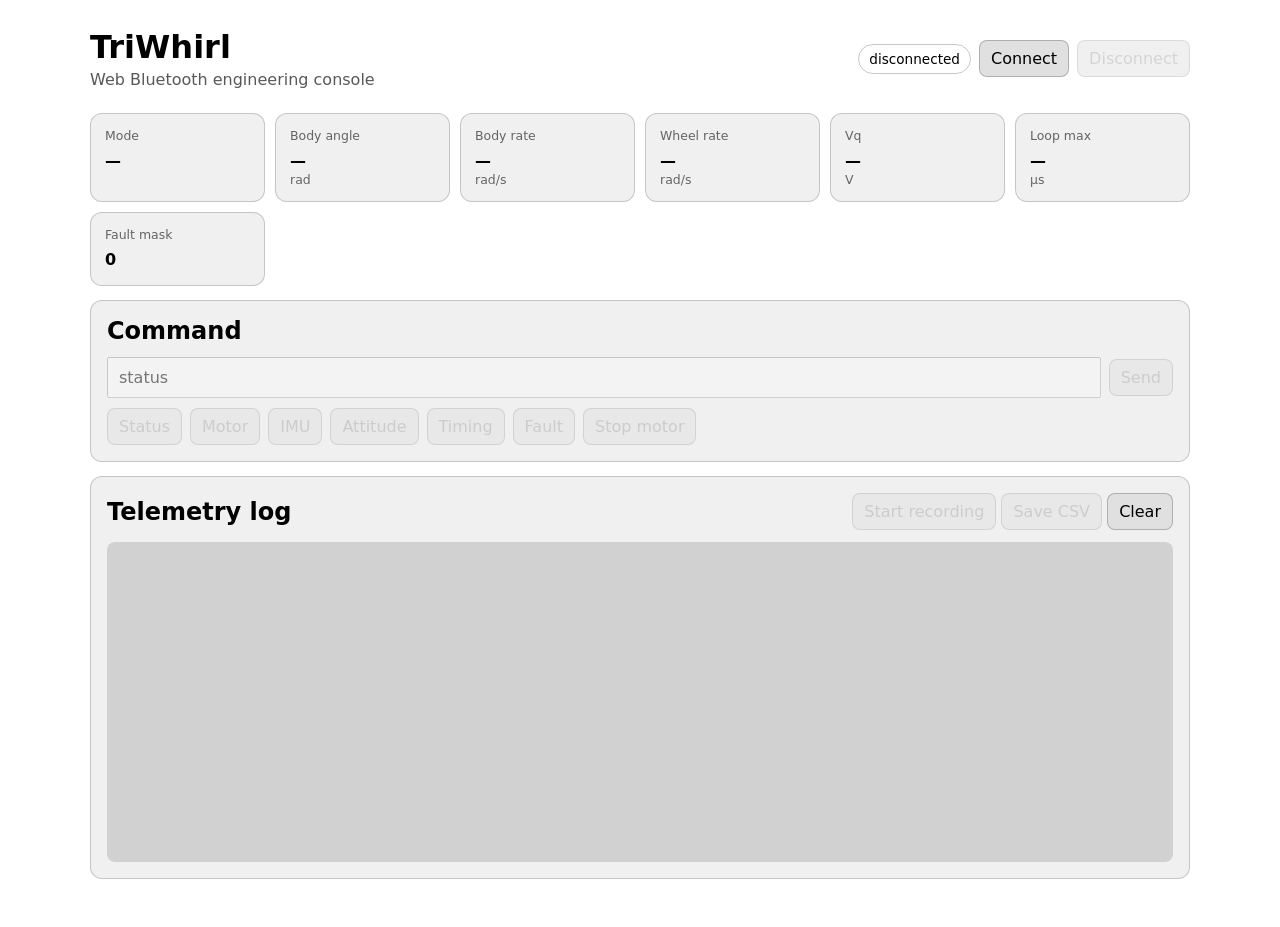
<file: tools/webui/index.html>
<!doctype html>
<html lang="en">
<head>
  <meta charset="utf-8">
  <meta name="viewport" content="width=device-width, initial-scale=1">
  <title>TriWhirl</title>
  <link rel="stylesheet" href="style.css">
</head>
<body>
  <main>
    <header>
      <div>
        <h1>TriWhirl</h1>
        <p>Web Bluetooth engineering console</p>
      </div>
      <div class="transport">
        <span id="transportState" class="badge">disconnected</span>
        <button id="connectButton">Connect</button>
        <button id="disconnectButton" disabled>Disconnect</button>
      </div>
    </header>

    <section class="grid telemetry-grid">
      <article><label>Mode</label><strong id="mode">—</strong></article>
      <article><label>Body angle</label><strong id="theta">—</strong><small>rad</small></article>
      <article><label>Body rate</label><strong id="thetaRate">—</strong><small>rad/s</small></article>
      <article><label>Wheel rate</label><strong id="wheelRate">—</strong><small>rad/s</small></article>
      <article><label>Vq</label><strong id="vq">—</strong><small>V</small></article>
      <article><label>Loop max</label><strong id="loopMax">—</strong><small>µs</small></article>
      <article><label>Fault mask</label><strong id="faultMask">0</strong></article>
    </section>

    <section class="panel">
      <div class="panel-title">
        <h2>Command</h2>
      </div>
      <form id="commandForm">
        <input id="commandInput" autocomplete="off" spellcheck="false" placeholder="status" disabled>
        <button id="sendButton" type="submit" disabled>Send</button>
      </form>
      <div class="quick-actions">
        <button data-command="status" disabled>Status</button>
        <button data-command="motor status" disabled>Motor</button>
        <button data-command="imu status" disabled>IMU</button>
        <button data-command="attitude status" disabled>Attitude</button>
        <button data-command="timing status" disabled>Timing</button>
        <button data-command="fault status" disabled>Fault</button>
        <button data-command="motor stop" disabled>Stop motor</button>
      </div>
    </section>

    <section class="panel">
      <div class="panel-title">
        <h2>Telemetry log</h2>
        <div>
          <button id="recordButton" disabled>Start recording</button>
          <button id="saveButton" disabled>Save CSV</button>
          <button id="clearButton">Clear</button>
        </div>
      </div>
      <pre id="console"></pre>
    </section>
  </main>

  <script type="module" src="app.js"></script>
</body>
</html>
</file>
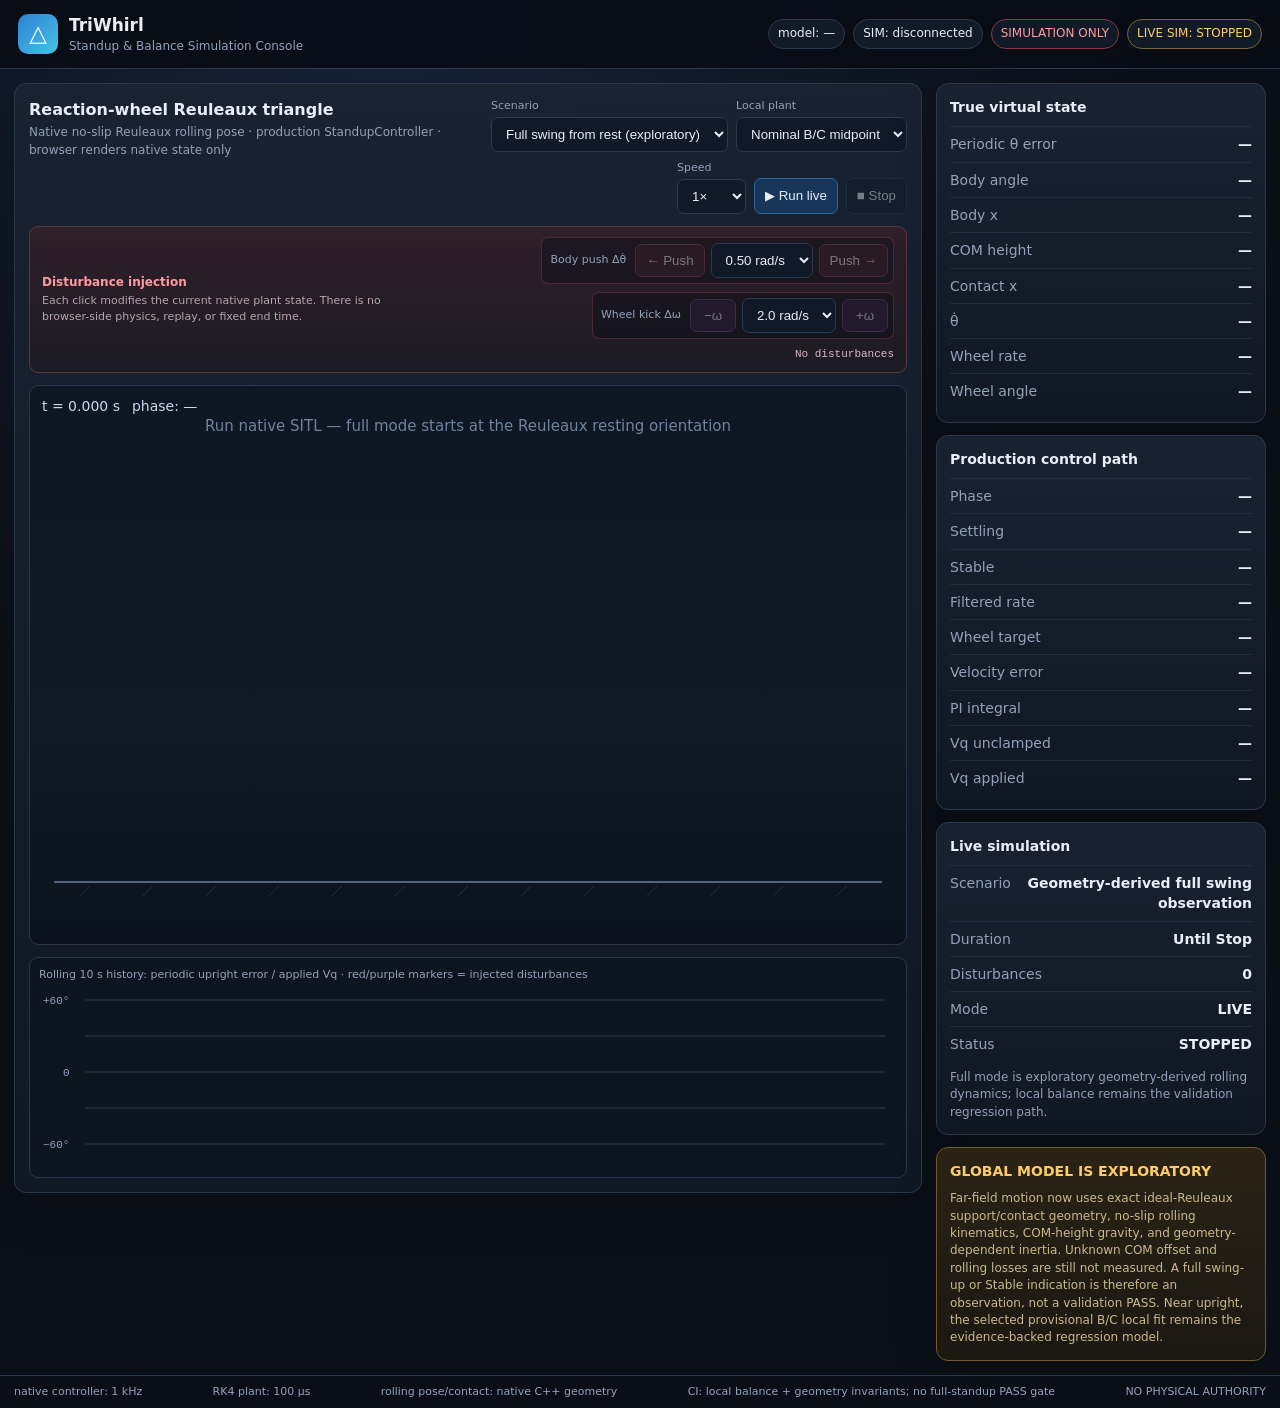
<file: tools/visualization/triwhirl-sim-viewer/index.html>
<!doctype html>
<html lang="en">
<head>
  <meta charset="utf-8">
  <meta name="viewport" content="width=device-width, initial-scale=1">
  <title>TriWhirl Simulation Console</title>
  <link rel="stylesheet" href="style.css">
</head>
<body>
  <div class="app-shell">
    <header class="topbar">
      <div class="brand">
        <div class="brand-mark">△</div>
        <div>
          <div class="brand-title">TriWhirl</div>
          <div class="brand-subtitle">Standup & Balance Simulation Console</div>
        </div>
      </div>
      <div class="top-status">
        <div class="status-chip" id="model-chip">model: —</div>
        <div class="status-chip" id="stream-chip">SIM: disconnected</div>
        <div class="status-chip status-danger">SIMULATION ONLY</div>
        <div class="status-chip gate-blocked" id="gate-chip">LIVE SIM: STOPPED</div>
      </div>
    </header>

    <div class="layout">
      <main class="main-panel">
        <section class="scene-card">
          <div class="section-head">
            <div>
              <div class="section-title">Reaction-wheel Reuleaux triangle</div>
              <div class="section-subtitle">Native no-slip Reuleaux rolling pose · production StandupController · browser renders native state only</div>
            </div>
            <div class="controls">
              <label>Scenario
                <select id="scenario">
                  <option value="full-standup" selected>Full swing from rest (exploratory)</option>
                  <option value="balance">Upright balance only</option>
                </select>
              </label>
              <label>Local plant
                <select id="profile">
                  <option value="nominal" selected>Nominal B/C midpoint</option>
                  <option value="B">Provisional B</option>
                  <option value="C">Provisional C</option>
                </select>
              </label>
              <label>Speed
                <select id="speed">
                  <option value="0.5">0.5×</option>
                  <option value="1" selected>1×</option>
                  <option value="2">2×</option>
                  <option value="5">5×</option>
                </select>
              </label>
              <button id="run">▶ Run live</button>
              <button id="stop" disabled>■ Stop</button>
            </div>
          </div>

          <div class="disturbance-panel">
            <div class="disturbance-copy">
              <strong>Disturbance injection</strong>
              <span>Each click modifies the current native plant state. There is no browser-side physics, replay, or fixed end time.</span>
            </div>
            <div class="disturbance-controls">
              <div class="kick-group">
                <span class="kick-label">Body push Δθ̇</span>
                <button id="body-left" class="kick-button" disabled>← Push</button>
                <select id="body-strength" aria-label="Body push strength">
                  <option value="0.2">0.20 rad/s</option>
                  <option value="0.5" selected>0.50 rad/s</option>
                  <option value="1.0">1.00 rad/s</option>
                </select>
                <button id="body-right" class="kick-button" disabled>Push →</button>
              </div>
              <div class="kick-group">
                <span class="kick-label">Wheel kick Δω</span>
                <button id="wheel-minus" class="kick-button secondary" disabled>−ω</button>
                <select id="wheel-strength" aria-label="Wheel kick strength">
                  <option value="1.0">1.0 rad/s</option>
                  <option value="2.0" selected>2.0 rad/s</option>
                  <option value="5.0">5.0 rad/s</option>
                </select>
                <button id="wheel-plus" class="kick-button secondary" disabled>+ω</button>
              </div>
              <div class="disturbance-readout" id="disturbance-readout">No disturbances</div>
            </div>
          </div>

          <div class="scene-wrap">
            <canvas id="scene" width="960" height="600"></canvas>
            <div class="scene-overlay">
              <span id="time-readout">t = 0.000 s</span>
              <span id="phase-readout">phase: —</span>
              <span id="kick-readout"></span>
            </div>
          </div>

          <div class="plot-card">
            <div class="plot-title">Rolling 10 s history: periodic upright error / applied Vq · red/purple markers = injected disturbances</div>
            <canvas id="history" width="960" height="180"></canvas>
          </div>
        </section>
      </main>

      <aside class="right-panel">
        <section class="info-card">
          <div class="card-title">True virtual state</div>
          <div class="kv"><span>Periodic θ error</span><strong id="theta">—</strong></div>
          <div class="kv"><span>Body angle</span><strong id="body-angle">—</strong></div>
          <div class="kv"><span>Body x</span><strong id="body-x">—</strong></div>
          <div class="kv"><span>COM height</span><strong id="body-y">—</strong></div>
          <div class="kv"><span>Contact x</span><strong id="contact-x">—</strong></div>
          <div class="kv"><span>θ̇</span><strong id="theta-dot">—</strong></div>
          <div class="kv"><span>Wheel rate</span><strong id="wheel-rate">—</strong></div>
          <div class="kv"><span>Wheel angle</span><strong id="wheel-angle">—</strong></div>
        </section>

        <section class="info-card">
          <div class="card-title">Production control path</div>
          <div class="kv"><span>Phase</span><strong id="phase">—</strong></div>
          <div class="kv"><span>Settling</span><strong id="settling">—</strong></div>
          <div class="kv"><span>Stable</span><strong id="stable">—</strong></div>
          <div class="kv"><span>Filtered rate</span><strong id="filtered-rate">—</strong></div>
          <div class="kv"><span>Wheel target</span><strong id="target">—</strong></div>
          <div class="kv"><span>Velocity error</span><strong id="velocity-error">—</strong></div>
          <div class="kv"><span>PI integral</span><strong id="integral">—</strong></div>
          <div class="kv"><span>Vq unclamped</span><strong id="vq-unclamped">—</strong></div>
          <div class="kv"><span>Vq applied</span><strong id="vq">—</strong></div>
        </section>

        <section class="info-card">
          <div class="card-title">Live simulation</div>
          <div class="kv"><span>Scenario</span><strong id="scenario-readout">Geometry-derived full swing observation</strong></div>
          <div class="kv"><span>Duration</span><strong>Until Stop</strong></div>
          <div class="kv"><span>Disturbances</span><strong id="disturbance-count">0</strong></div>
          <div class="kv"><span>Mode</span><strong id="gate-type">LIVE</strong></div>
          <div class="kv"><span>Status</span><strong id="gate-result">STOPPED</strong></div>
          <div class="scope" id="gate-summary">Full mode is exploratory geometry-derived rolling dynamics; local balance remains the regression path.</div>
        </section>

        <section class="warning-card">
          <div class="warning-title">GLOBAL MODEL IS EXPLORATORY</div>
          <div class="warning-copy">
            Far-field motion now uses exact ideal-Reuleaux support/contact geometry, no-slip rolling kinematics, COM-height gravity, and geometry-dependent inertia. Unknown COM offset and rolling losses are still not measured. A full swing-up or Stable indication is therefore an observation, not a validation PASS. Near upright, the selected provisional B/C local fit remains the evidence-backed regression model.
          </div>
        </section>
      </aside>
    </div>

    <footer class="statusbar">
      <span>native controller: 1 kHz</span>
      <span>RK4 plant: 100 µs</span>
      <span>rolling pose/contact: native C++ geometry</span>
      <span>CI: local balance + geometry invariants; no full-standup PASS gate</span>
      <span>NO PHYSICAL AUTHORITY</span>
    </footer>
  </div>

  <script src="app.js"></script>
</body>
</html>
</file>
<file: tools/webui/style.css>
:root {
  color-scheme: light dark;
  font-family: Inter, ui-sans-serif, system-ui, -apple-system, BlinkMacSystemFont, "Segoe UI", sans-serif;
  background: Canvas;
  color: CanvasText;
}

* { box-sizing: border-box; }
body { margin: 0; }
button, input { font: inherit; }
button { cursor: pointer; }
button:disabled { cursor: default; opacity: 0.45; }

main {
  width: min(1100px, calc(100% - 32px));
  margin: 0 auto;
  padding: 28px 0 48px;
}

header {
  display: flex;
  gap: 24px;
  align-items: center;
  justify-content: space-between;
  margin-bottom: 24px;
}

h1, h2, p { margin: 0; }
h1 { font-size: 2rem; }
header p { opacity: 0.65; margin-top: 4px; }

.transport,
.panel-title,
.quick-actions,
form {
  display: flex;
  gap: 8px;
  align-items: center;
}

.badge {
  padding: 6px 10px;
  border: 1px solid color-mix(in srgb, CanvasText 22%, transparent);
  border-radius: 999px;
  font-size: 0.85rem;
}

.badge.connected { font-weight: 650; }

.grid {
  display: grid;
  grid-template-columns: repeat(6, 1fr);
  gap: 10px;
}

.telemetry-grid article,
.panel {
  border: 1px solid color-mix(in srgb, CanvasText 18%, transparent);
  border-radius: 12px;
  background: color-mix(in srgb, Canvas 94%, CanvasText 6%);
}

.telemetry-grid article {
  min-width: 0;
  padding: 14px;
}

.telemetry-grid label,
.telemetry-grid small {
  display: block;
  opacity: 0.58;
  font-size: 0.78rem;
}

.telemetry-grid strong {
  display: block;
  margin: 8px 0 2px;
  overflow: hidden;
  text-overflow: ellipsis;
  font-variant-numeric: tabular-nums;
}

.panel {
  margin-top: 14px;
  padding: 16px;
}

.panel-title {
  justify-content: space-between;
  margin-bottom: 12px;
}

form input {
  flex: 1;
  min-width: 0;
  padding: 9px 10px;
}

button {
  padding: 8px 11px;
  border-radius: 8px;
  border: 1px solid color-mix(in srgb, CanvasText 22%, transparent);
  background: color-mix(in srgb, Canvas 88%, CanvasText 12%);
}

.quick-actions {
  flex-wrap: wrap;
  margin-top: 10px;
}

#console {
  height: 320px;
  overflow: auto;
  margin: 0;
  padding: 12px;
  border-radius: 8px;
  background: color-mix(in srgb, Canvas 82%, CanvasText 18%);
  font: 0.85rem/1.45 ui-monospace, SFMono-Regular, Menlo, Consolas, monospace;
  white-space: pre-wrap;
  overflow-wrap: anywhere;
}

@media (max-width: 900px) {
  .grid { grid-template-columns: repeat(3, 1fr); }
}

@media (max-width: 620px) {
  main { width: min(100% - 20px, 1100px); padding-top: 18px; }
  header { align-items: flex-start; flex-direction: column; }
  .grid { grid-template-columns: repeat(2, 1fr); }
  .panel-title { align-items: flex-start; flex-direction: column; }
  form { align-items: stretch; flex-direction: column; }
}
</file>
<file: tools/visualization/triwhirl-sim-viewer/style.css>
:root {
  color-scheme: dark;
  --bg: #0b1018;
  --panel: #121a26;
  --panel-2: #182231;
  --border: #2b394d;
  --text: #e8eef8;
  --muted: #93a2b8;
  --accent: #65b8ff;
  --good: #61d394;
  --warn: #ffcc66;
  --bad: #ff6b75;
  --wheel-kick: #d58cff;
}

* { box-sizing: border-box; }
body {
  margin: 0;
  min-height: 100vh;
  background: radial-gradient(circle at 30% 0%, #152237 0%, var(--bg) 45%);
  color: var(--text);
  font: 14px/1.45 Inter, ui-sans-serif, system-ui, -apple-system, BlinkMacSystemFont, "Segoe UI", sans-serif;
}
button, select {
  color: var(--text);
  background: #101927;
  border: 1px solid var(--border);
  border-radius: 7px;
  padding: 8px 10px;
}
button { cursor: pointer; }
button:hover:not(:disabled) { border-color: var(--accent); }
button:disabled { opacity: 0.45; cursor: default; }

.app-shell { min-height: 100vh; display: flex; flex-direction: column; }
.topbar {
  display: flex;
  align-items: center;
  justify-content: space-between;
  gap: 18px;
  padding: 13px 18px;
  border-bottom: 1px solid var(--border);
  background: rgba(8, 13, 21, 0.92);
  position: sticky;
  top: 0;
  z-index: 3;
}
.brand { display: flex; align-items: center; gap: 11px; }
.brand-mark {
  width: 40px;
  height: 40px;
  display: grid;
  place-items: center;
  border-radius: 10px;
  background: linear-gradient(135deg, #2d81d4, #46c3e5);
  color: white;
  font-size: 23px;
  font-weight: 800;
}
.brand-title { font-weight: 750; font-size: 17px; }
.brand-subtitle { color: var(--muted); font-size: 12px; }
.top-status { display: flex; gap: 8px; flex-wrap: wrap; justify-content: flex-end; }
.status-chip {
  border: 1px solid var(--border);
  border-radius: 999px;
  padding: 5px 9px;
  background: #111a27;
  font-size: 12px;
  white-space: nowrap;
}
.status-danger { border-color: #8a3740; color: #ff9aa2; }
.gate-pass { border-color: #2a7751; color: var(--good); }
.gate-blocked { border-color: #7d6430; color: var(--warn); }
.gate-fail { border-color: #8a3740; color: var(--bad); }

.layout {
  flex: 1;
  display: grid;
  grid-template-columns: minmax(0, 1fr) 330px;
  gap: 14px;
  padding: 14px;
}
.main-panel, .right-panel { min-width: 0; }
.right-panel { display: flex; flex-direction: column; gap: 12px; }
.scene-card, .info-card, .warning-card {
  background: linear-gradient(180deg, rgba(24,34,49,0.98), rgba(16,24,36,0.98));
  border: 1px solid var(--border);
  border-radius: 12px;
  box-shadow: 0 18px 45px rgba(0,0,0,0.18);
}
.scene-card { padding: 14px; }
.section-head {
  display: flex;
  justify-content: space-between;
  align-items: flex-start;
  gap: 16px;
  margin-bottom: 12px;
}
.section-title { font-size: 16px; font-weight: 720; }
.section-subtitle { color: var(--muted); margin-top: 3px; font-size: 12px; }
.controls { display: flex; align-items: end; gap: 8px; flex-wrap: wrap; justify-content: flex-end; }
.controls label { color: var(--muted); font-size: 11px; display: flex; flex-direction: column; gap: 3px; }
.controls button { height: 36px; }
#run { background: #17365a; border-color: #2f6498; }

.disturbance-panel {
  display: flex;
  justify-content: space-between;
  align-items: center;
  gap: 14px;
  margin-bottom: 12px;
  padding: 10px 12px;
  border: 1px solid #573841;
  border-radius: 9px;
  background: linear-gradient(180deg, rgba(61,31,38,0.65), rgba(31,24,31,0.65));
}
.disturbance-copy {
  min-width: 200px;
  display: flex;
  flex-direction: column;
  gap: 2px;
}
.disturbance-copy strong { color: #ff9aa2; font-size: 12px; }
.disturbance-copy span { color: #b9a3ab; font-size: 11px; }
.disturbance-controls {
  display: flex;
  align-items: center;
  justify-content: flex-end;
  flex-wrap: wrap;
  gap: 8px;
}
.kick-group {
  display: flex;
  align-items: center;
  gap: 6px;
  padding: 5px;
  border: 1px solid rgba(255,107,117,0.22);
  border-radius: 7px;
  background: rgba(10,15,23,0.45);
}
.kick-label { color: var(--muted); font-size: 11px; margin: 0 3px; }
.kick-button {
  min-width: 64px;
  background: #3b2027;
  border-color: #81444f;
}
.kick-button:hover:not(:disabled) { border-color: var(--bad); }
.kick-button.secondary {
  min-width: 46px;
  background: #30203f;
  border-color: #654982;
}
.kick-button.secondary:hover:not(:disabled) { border-color: var(--wheel-kick); }
.disturbance-readout {
  min-width: 210px;
  color: #d6bbc2;
  font: 11px/1.35 ui-monospace, SFMono-Regular, Consolas, monospace;
  text-align: right;
}

.scene-wrap {
  position: relative;
  border: 1px solid #27364a;
  border-radius: 10px;
  overflow: hidden;
  background: linear-gradient(180deg, #0d1623 0%, #101925 62%, #0b121b 100%);
}
#scene { width: 100%; height: min(62vh, 600px); display: block; }
.scene-overlay {
  position: absolute;
  left: 12px;
  top: 10px;
  display: flex;
  gap: 12px;
  flex-wrap: wrap;
  color: #c8d8ec;
  font-variant-numeric: tabular-nums;
  pointer-events: none;
}
#kick-readout { color: #ff9aa2; font-weight: 650; }

.plot-card { margin-top: 12px; border: 1px solid #27364a; border-radius: 9px; padding: 9px; background: #0d1520; }
.plot-title { color: var(--muted); font-size: 11px; margin-bottom: 5px; }
#history { width: 100%; height: 180px; display: block; }

.info-card, .warning-card { padding: 13px; }
.card-title, .warning-title { font-weight: 700; margin-bottom: 9px; }
.kv {
  display: flex;
  justify-content: space-between;
  gap: 12px;
  border-top: 1px solid rgba(67,84,108,0.28);
  padding: 7px 0;
}
.kv:first-of-type { border-top: 0; }
.kv span { color: var(--muted); }
.kv strong { text-align: right; font-variant-numeric: tabular-nums; font-weight: 650; }
.scope { color: var(--muted); font-size: 12px; margin-top: 7px; }
.warning-card { border-color: #715a2c; background: linear-gradient(180deg, #2a2315, #1b1812); }
.warning-title { color: var(--warn); }
.warning-copy { color: #c9b98e; font-size: 12px; }

.statusbar {
  display: flex;
  justify-content: space-between;
  flex-wrap: wrap;
  gap: 8px 18px;
  padding: 8px 14px;
  color: var(--muted);
  border-top: 1px solid var(--border);
  background: #0a0f17;
  font-size: 11px;
}

@media (max-width: 1180px) {
  .disturbance-panel { align-items: flex-start; flex-direction: column; }
  .disturbance-controls { justify-content: flex-start; }
  .disturbance-readout { text-align: left; }
}

@media (max-width: 980px) {
  .layout { grid-template-columns: 1fr; }
  .right-panel { display: grid; grid-template-columns: repeat(auto-fit, minmax(250px, 1fr)); }
  .topbar { align-items: flex-start; }
  .section-head { flex-direction: column; }
  .controls { justify-content: flex-start; }
}
</file>
